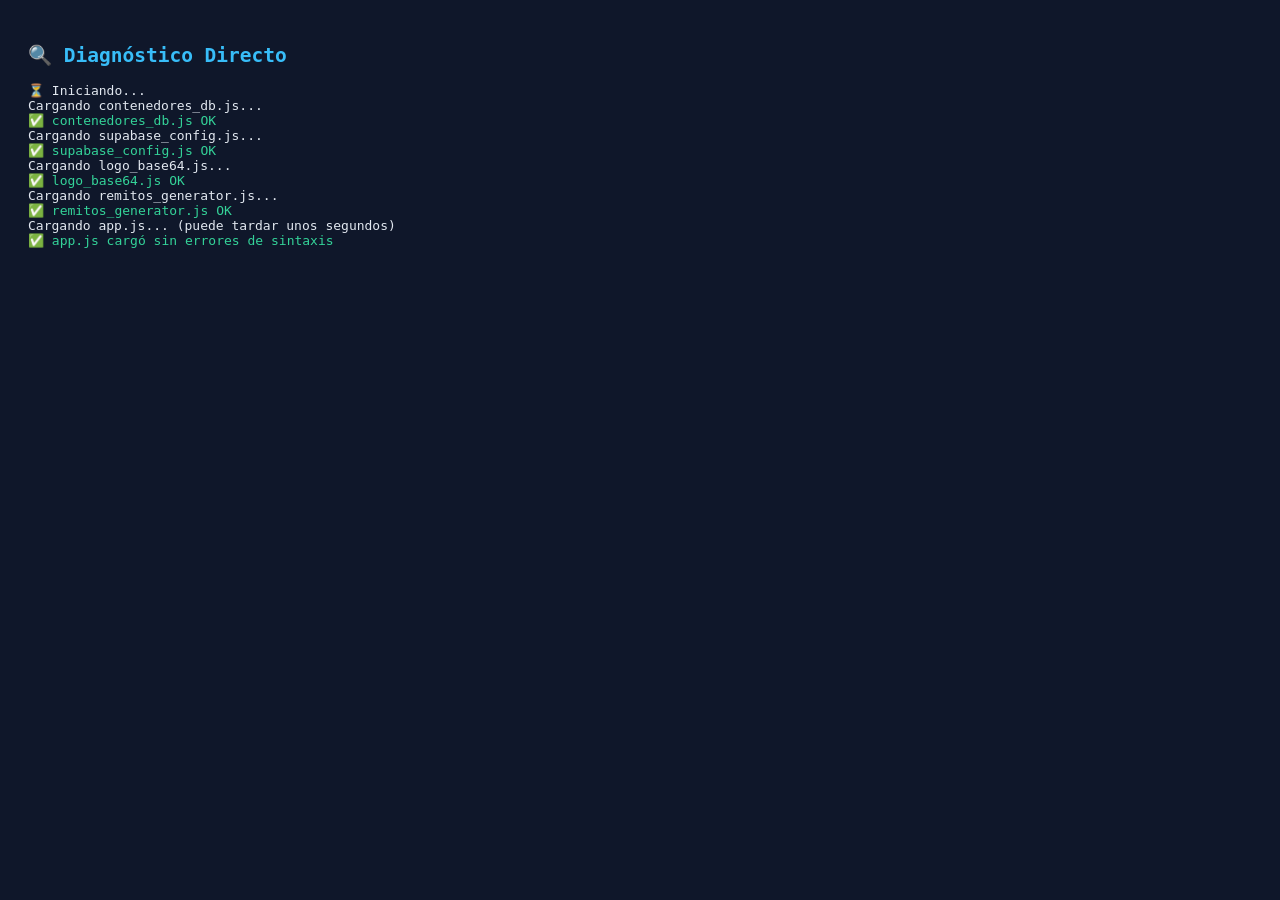
<file: diagnostico.html>
<!DOCTYPE html>
<html lang="es">
<head><meta charset="UTF-8"><title>Diagnóstico v2</title>
<style>
body { background:#0f172a; color:#e2e8f0; font-family:monospace; padding:20px; font-size:13px; }
.error { color:#f87171; background:rgba(239,68,68,0.15); border:1px solid #f87171; padding:10px; border-radius:6px; margin:8px 0; }
.ok { color:#34d399; }
.warn { color:#fbbf24; }
h2 { color:#38bdf8; }
</style>
</head>
<body>
<h2>🔍 Diagnóstico Directo</h2>
<div id="out">⏳ Iniciando...<br></div>
<script>
var out = document.getElementById('out');
function log(msg) { out.innerHTML += msg + '<br>'; }

// Interceptar todos los errores con máximo detalle
window.addEventListener('error', function(e) {
  log('<div class="error">❌ ERROR:<br>' +
      '<b>Mensaje:</b> ' + e.message + '<br>' +
      '<b>Archivo:</b> ' + (e.filename || 'desconocido') + '<br>' +
      '<b>Línea:</b> ' + e.lineno + ' — <b>Columna:</b> ' + e.colno + '<br>' +
      (e.error ? '<b>Stack:</b><br><pre>' + e.error.stack + '</pre>' : '') +
      '</div>');
}, true); // useCapture=true para atrapar errores en scripts hijos

log('Cargando contenedores_db.js...');
</script>
<script src="contenedores_db.js?v=d1" onload="log('<span class=ok>✅ contenedores_db.js OK</span>')" onerror="log('<div class=error>❌ contenedores_db.js no cargó</div>')"></script>
<script>log('Cargando supabase_config.js...');</script>
<script src="supabase_config.js?v=d1" onload="log('<span class=ok>✅ supabase_config.js OK</span>')" onerror="log('<div class=error>❌ supabase_config.js no cargó</div>')"></script>
<script>log('Cargando logo_base64.js...');</script>
<script src="logo_base64.js?v=d1" onload="log('<span class=ok>✅ logo_base64.js OK</span>')" onerror="log('<div class=error>❌ logo_base64.js no cargó</div>')"></script>
<script>log('Cargando remitos_generator.js...');</script>
<script src="remitos_generator.js?v=d1" onload="log('<span class=ok>✅ remitos_generator.js OK</span>')" onerror="log('<div class=error>❌ remitos_generator.js no cargó</div>')"></script>
<script>log('Cargando app.js... (puede tardar unos segundos)');</script>
<script src="app.js?v=d1" onload="log('<span class=ok>✅ app.js cargó sin errores de sintaxis</span>')" onerror="log('<div class=error>❌ app.js no cargó</div>')"></script>
<script>
setTimeout(function() {
  log('<br><b>--- Estado final ---</b>');
  log('initContenedoresApp: ' + (typeof window.initContenedoresApp !== 'undefined' ? '<span class=ok>✅ existe</span>' : '<span class="error">❌ NO existe</span>'));
  log('ejecutarLogin: ' + (typeof window.ejecutarLogin !== 'undefined' ? '<span class=ok>✅ existe</span>' : '<span class="error">❌ NO existe</span>'));
  log('resolverUbicacionInteligente: ' + (typeof window.resolverUbicacionInteligente !== 'undefined' ? '<span class=ok>✅ existe</span>' : '<span class="error">❌ NO existe</span>'));
  log('ZONAS_GEOGRAFICAS: ' + (typeof ZONAS_GEOGRAFICAS !== 'undefined' ? '<span class=ok>✅ existe (' + ZONAS_GEOGRAFICAS.length + ' zonas)</span>' : '<span class="error">❌ NO existe</span>'));
  log('<br>✔ Diagnóstico completo.');
}, 2500);
</script>
</body>
</html>
</file>
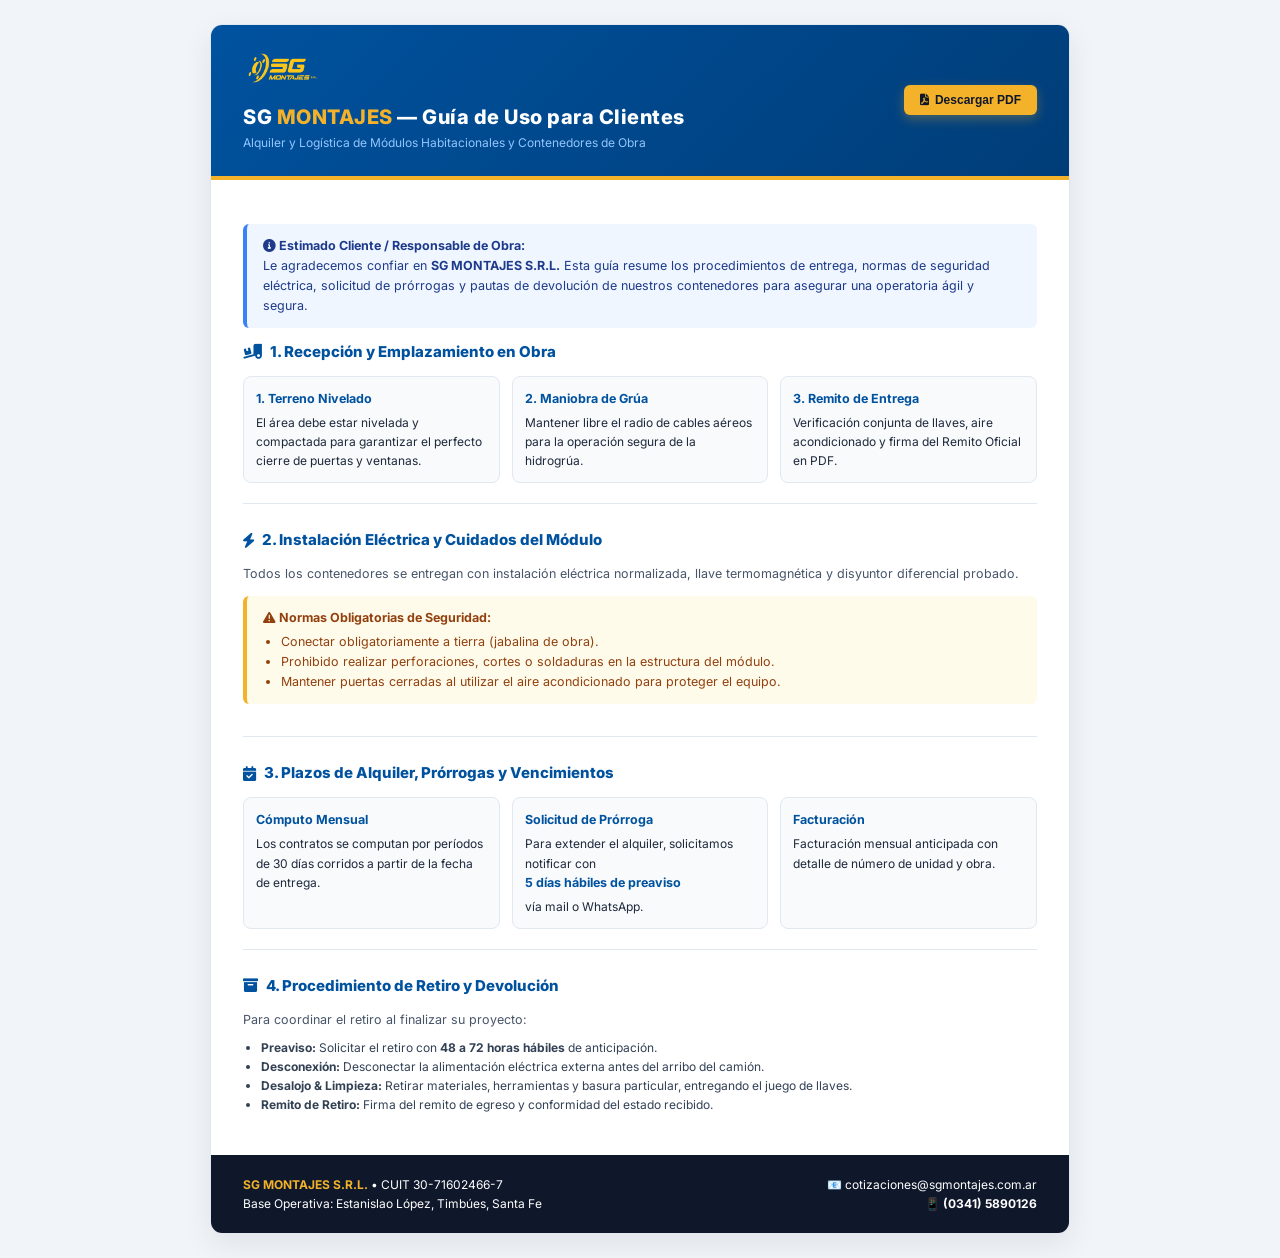
<file: Manual_Cliente_Contenedores.html>
<!DOCTYPE html>
<html lang="es">
<head>
    <meta charset="UTF-8">
    <meta name="viewport" content="width=device-width, initial-scale=1.0">
    <title>Manual de Uso para Clientes — SG MONTAJES SRL</title>
    <link href="https://fonts.googleapis.com/css2?family=Inter:wght@300;400;500;600;700;800&display=swap" rel="stylesheet">
    <link href="https://cdnjs.cloudflare.com/ajax/libs/font-awesome/6.0.0/css/all.min.css" rel="stylesheet">
    <script src="html2pdf.bundle.min.js"></script>
    <style>
        :root {
            --primary: #00529F;
            --primary-dark: #003D78;
            --warning: #F3B229;
            --dark: #0f172a;
            --light: #f8fafc;
            --border: #e2e8f0;
        }
        * { box-sizing: border-box; margin: 0; padding: 0; }
        body {
            font-family: 'Inter', system-ui, sans-serif;
            background: #f1f5f9;
            color: #1e293b;
            line-height: 1.6;
            padding: 24px 16px;
        }
        .manual-wrapper {
            max-width: 860px;
            margin: 0 auto;
            background: #ffffff;
            border-radius: 12px;
            box-shadow: 0 10px 30px rgba(0,0,0,0.08);
            overflow: hidden;
            border: 1px solid var(--border);
        }
        .header-bar {
            background: linear-gradient(135deg, var(--primary) 0%, var(--primary-dark) 100%);
            color: #ffffff;
            padding: 24px 32px;
            display: flex;
            justify-content: space-between;
            align-items: center;
            border-bottom: 4px solid var(--warning);
        }
        .header-left img {
            height: 38px;
            width: auto;
            margin-bottom: 6px;
        }
        .header-title {
            font-size: 20px;
            font-weight: 800;
            letter-spacing: 0.5px;
        }
        .header-title span { color: var(--warning); }
        .header-sub {
            font-size: 12px;
            color: #93c5fd;
        }
        .btn-download {
            background: var(--warning);
            color: #0f172a;
            border: none;
            padding: 8px 16px;
            border-radius: 6px;
            font-weight: 700;
            font-size: 12px;
            cursor: pointer;
            display: flex;
            align-items: center;
            gap: 6px;
            box-shadow: 0 4px 12px rgba(243, 178, 41, 0.3);
            transition: all 0.2s ease;
        }
        .btn-download:hover {
            background: #d09315;
            color: #ffffff;
        }
        .content-body {
            padding: 32px;
        }
        .section-box {
            margin-bottom: 24px;
            padding-bottom: 20px;
            border-bottom: 1px solid var(--border);
        }
        .section-box:last-child {
            border-bottom: none;
            margin-bottom: 0;
            padding-bottom: 0;
        }
        .section-title {
            font-size: 15px;
            font-weight: 800;
            color: var(--primary);
            display: flex;
            align-items: center;
            gap: 8px;
            margin-bottom: 12px;
        }
        .alert-box {
            background: #eff6ff;
            border-left: 4px solid #3b82f6;
            padding: 12px 16px;
            border-radius: 6px;
            font-size: 12.5px;
            color: #1e3a8a;
            margin: 12px 0;
        }
        .warning-box {
            background: #fffbeb;
            border-left: 4px solid var(--warning);
            padding: 12px 16px;
            border-radius: 6px;
            font-size: 12.5px;
            color: #92400e;
            margin: 12px 0;
        }
        .steps-grid {
            display: grid;
            grid-template-columns: repeat(auto-fit, minmax(220px, 1fr));
            gap: 12px;
            margin-top: 12px;
        }
        .step-card {
            background: #f8fafc;
            border: 1px solid var(--border);
            border-radius: 8px;
            padding: 12px;
            font-size: 12px;
        }
        .step-card strong {
            display: block;
            color: var(--primary);
            margin-bottom: 4px;
            font-size: 12.5px;
        }
        .contact-footer {
            background: #0f172a;
            color: #ffffff;
            padding: 20px 32px;
            display: flex;
            justify-content: space-between;
            align-items: center;
            flex-wrap: wrap;
            gap: 12px;
            font-size: 12px;
        }
        .contact-info strong { color: var(--warning); }
        @media print {
            body { padding: 0; background: #ffffff; }
            .manual-wrapper { box-shadow: none; border: none; }
            .btn-download { display: none; }
        }
    </style>
</head>
<body>

    <div class="manual-wrapper" id="client-manual-document">
        
        <!-- Header -->
        <div class="header-bar">
            <div class="header-left">
                <img src="logo_sg_montajes.png" alt="SG MONTAJES SRL">
                <div class="header-title">SG <span>MONTAJES</span> — Guía de Uso para Clientes</div>
                <div class="header-sub">Alquiler y Logística de Módulos Habitacionales y Contenedores de Obra</div>
            </div>
            <div>
                <button class="btn-download" onclick="descargarManualPDF()">
                    <i class="fas fa-file-pdf"></i> Descargar PDF
                </button>
            </div>
        </div>

        <!-- Body -->
        <div class="content-body">
            
            <div class="alert-box">
                <strong><i class="fas fa-info-circle"></i> Estimado Cliente / Responsable de Obra:</strong><br>
                Le agradecemos confiar en <strong>SG MONTAJES S.R.L.</strong> Esta guía resume los procedimientos de entrega, normas de seguridad eléctrica, solicitud de prórrogas y pautas de devolución de nuestros contenedores para asegurar una operatoria ágil y segura.
            </div>

            <!-- Sección 1 -->
            <div class="section-box">
                <div class="section-title">
                    <i class="fas fa-truck-ramp-box"></i> 1. Recepción y Emplazamiento en Obra
                </div>
                <div class="steps-grid">
                    <div class="step-card">
                        <strong>1. Terreno Nivelado</strong>
                        El área debe estar nivelada y compactada para garantizar el perfecto cierre de puertas y ventanas.
                    </div>
                    <div class="step-card">
                        <strong>2. Maniobra de Grúa</strong>
                        Mantener libre el radio de cables aéreos para la operación segura de la hidrogrúa.
                    </div>
                    <div class="step-card">
                        <strong>3. Remito de Entrega</strong>
                        Verificación conjunta de llaves, aire acondicionado y firma del Remito Oficial en PDF.
                    </div>
                </div>
            </div>

            <!-- Sección 2 -->
            <div class="section-box">
                <div class="section-title">
                    <i class="fas fa-bolt"></i> 2. Instalación Eléctrica y Cuidados del Módulo
                </div>
                <p style="font-size: 12.5px; color: #475569; margin-bottom: 8px;">
                    Todos los contenedores se entregan con instalación eléctrica normalizada, llave termomagnética y disyuntor diferencial probado.
                </p>
                <div class="warning-box">
                    <strong><i class="fas fa-exclamation-triangle"></i> Normas Obligatorias de Seguridad:</strong>
                    <ul style="margin-left: 18px; margin-top: 4px;">
                        <li>Conectar obligatoriamente a tierra (jabalina de obra).</li>
                        <li>Prohibido realizar perforaciones, cortes o soldaduras en la estructura del módulo.</li>
                        <li>Mantener puertas cerradas al utilizar el aire acondicionado para proteger el equipo.</li>
                    </ul>
                </div>
            </div>

            <!-- Sección 3 -->
            <div class="section-box">
                <div class="section-title">
                    <i class="fas fa-calendar-check"></i> 3. Plazos de Alquiler, Prórrogas y Vencimientos
                </div>
                <div class="steps-grid">
                    <div class="step-card">
                        <strong>Cómputo Mensual</strong>
                        Los contratos se computan por períodos de 30 días corridos a partir de la fecha de entrega.
                    </div>
                    <div class="step-card">
                        <strong>Solicitud de Prórroga</strong>
                        Para extender el alquiler, solicitamos notificar con <strong>5 días hábiles de preaviso</strong> vía mail o WhatsApp.
                    </div>
                    <div class="step-card">
                        <strong>Facturación</strong>
                        Facturación mensual anticipada con detalle de número de unidad y obra.
                    </div>
                </div>
            </div>

            <!-- Sección 4 -->
            <div class="section-box">
                <div class="section-title">
                    <i class="fas fa-box-archive"></i> 4. Procedimiento de Retiro y Devolución
                </div>
                <p style="font-size: 12.5px; color: #475569; margin-bottom: 8px;">
                    Para coordinar el retiro al finalizar su proyecto:
                </p>
                <ul style="margin-left: 18px; font-size: 12px; color: #334155; margin-bottom: 8px;">
                    <li><strong>Preaviso:</strong> Solicitar el retiro con <strong>48 a 72 horas hábiles</strong> de anticipación.</li>
                    <li><strong>Desconexión:</strong> Desconectar la alimentación eléctrica externa antes del arribo del camión.</li>
                    <li><strong>Desalojo & Limpieza:</strong> Retirar materiales, herramientas y basura particular, entregando el juego de llaves.</li>
                    <li><strong>Remito de Retiro:</strong> Firma del remito de egreso y conformidad del estado recibido.</li>
                </ul>
            </div>

        </div>

        <!-- Footer -->
        <div class="contact-footer">
            <div class="contact-info">
                <strong>SG MONTAJES S.R.L.</strong> • CUIT 30-71602466-7<br>
                <span>Base Operativa: Estanislao López, Timbúes, Santa Fe</span>
            </div>
            <div style="text-align: right;">
                <span>📧 cotizaciones@sgmontajes.com.ar</span><br>
                <strong>📱 (0341) 5890126</strong>
            </div>
        </div>

    </div>

    <script>
        function descargarManualPDF() {
            const el = document.getElementById('client-manual-document');
            const opt = {
                margin: [6, 6, 6, 6],
                filename: 'Manual_Cliente_Contenedores_SG_Montajes.pdf',
                image: { type: 'jpeg', quality: 0.98 },
                html2canvas: { scale: 2, useCORS: true },
                jsPDF: { unit: 'mm', format: 'a4', orientation: 'portrait' }
            };
            html2pdf().set(opt).from(el).save();
        }
    </script>
</body>
</html>
</file>
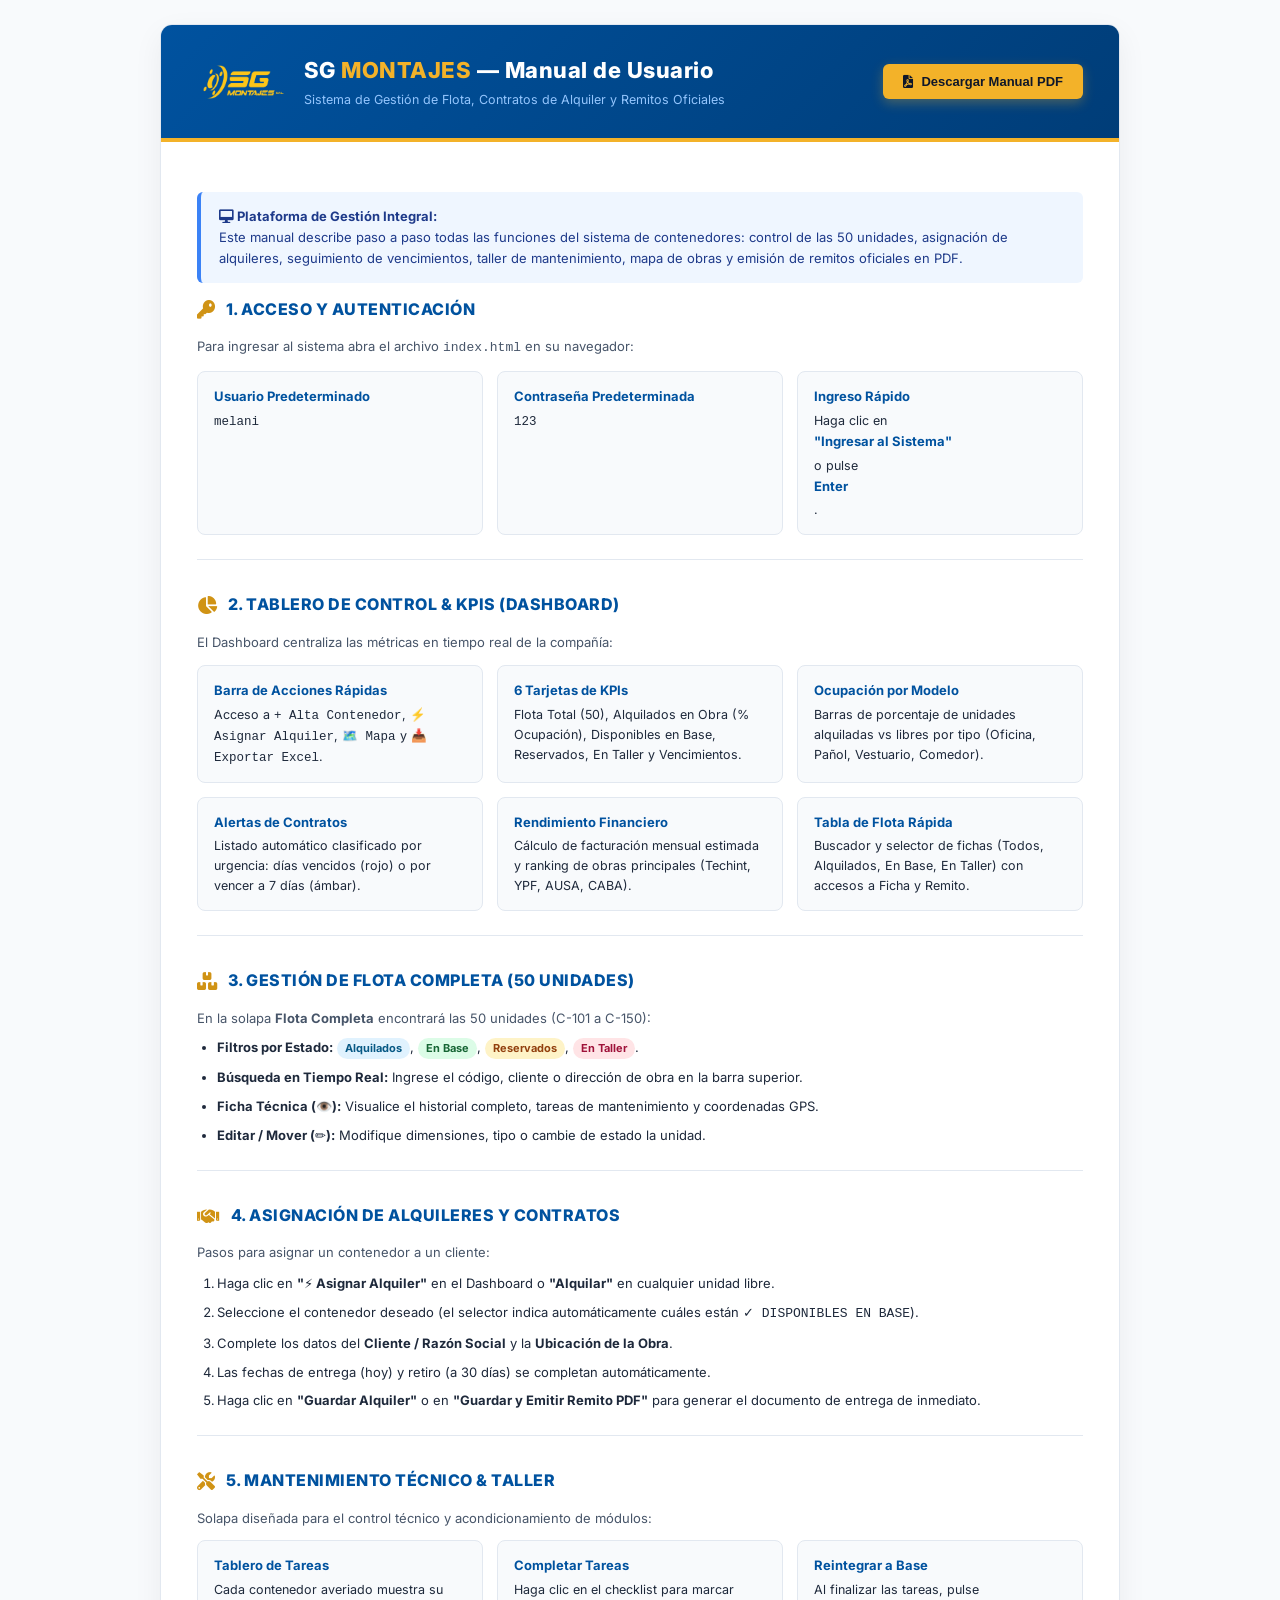
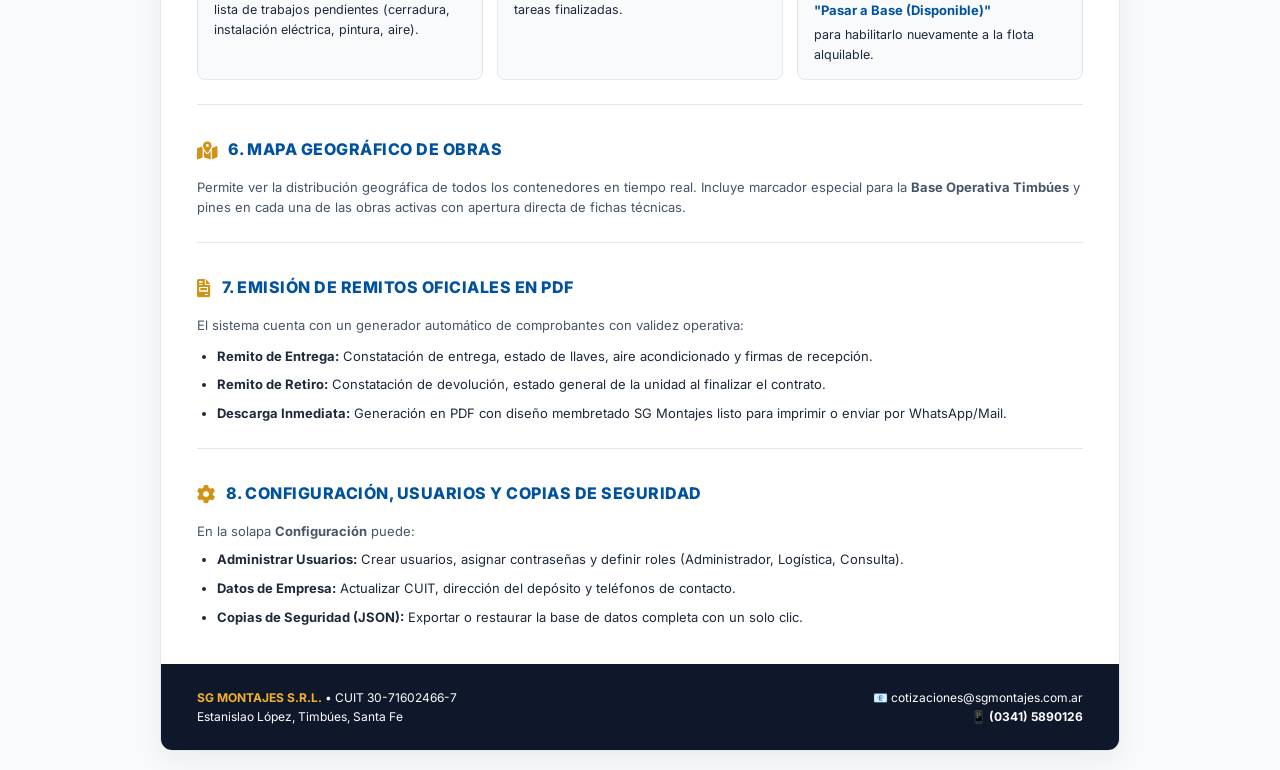
<file: Manual_de_Uso_Sistema_Contenedores.html>
<!DOCTYPE html>
<html lang="es">
<head>
    <meta charset="UTF-8">
    <meta name="viewport" content="width=device-width, initial-scale=1.0">
    <title>Manual de Uso Oficial del Sistema — SG MONTAJES SRL</title>
    <link href="https://fonts.googleapis.com/css2?family=Inter:wght@300;400;500;600;700;800&display=swap" rel="stylesheet">
    <link href="https://cdnjs.cloudflare.com/ajax/libs/font-awesome/6.0.0/css/all.min.css" rel="stylesheet">
    <script src="html2pdf.bundle.min.js"></script>
    <style>
        :root {
            --primary: #00529F;
            --primary-dark: #003D78;
            --warning: #F3B229;
            --warning-dark: #D09315;
            --dark: #0f172a;
            --card-bg: #ffffff;
            --border: #e2e8f0;
            --text: #1e293b;
        }
        * { box-sizing: border-box; margin: 0; padding: 0; }
        body {
            font-family: "Inter", system-ui, -apple-system, sans-serif;
            background: #f8fafc;
            color: var(--text);
            line-height: 1.6;
            padding: 24px 16px;
        }
        .container {
            max-width: 960px;
            margin: 0 auto;
            background: #ffffff;
            border-radius: 12px;
            box-shadow: 0 10px 30px rgba(0,0,0,0.06);
            border: 1px solid var(--border);
            overflow: hidden;
        }
        .header {
            background: linear-gradient(135deg, var(--primary) 0%, var(--primary-dark) 100%);
            color: #ffffff;
            padding: 28px 36px;
            display: flex;
            justify-content: space-between;
            align-items: center;
            border-bottom: 4px solid var(--warning);
            flex-wrap: wrap;
            gap: 16px;
        }
        .header-left {
            display: flex;
            align-items: center;
            gap: 14px;
        }
        .header-left img {
            height: 44px;
            width: auto;
            object-fit: contain;
        }
        .header-title {
            font-size: 22px;
            font-weight: 800;
            letter-spacing: 0.5px;
        }
        .header-title span { color: var(--warning); }
        .header-sub {
            font-size: 12.5px;
            color: #93c5fd;
            margin-top: 2px;
        }
        .btn-pdf {
            background: var(--warning);
            color: #0f172a;
            border: none;
            padding: 10px 20px;
            border-radius: 6px;
            font-weight: 700;
            font-size: 13px;
            cursor: pointer;
            display: inline-flex;
            align-items: center;
            gap: 8px;
            box-shadow: 0 4px 12px rgba(243, 178, 41, 0.3);
            transition: all 0.2s ease;
        }
        .btn-pdf:hover {
            background: var(--warning-dark);
            color: #ffffff;
            transform: translateY(-1px);
        }
        .content {
            padding: 36px;
        }
        .section {
            margin-bottom: 32px;
            padding-bottom: 24px;
            border-bottom: 1px solid var(--border);
        }
        .section:last-child {
            border-bottom: none;
            margin-bottom: 0;
            padding-bottom: 0;
        }
        .section-title {
            font-size: 16px;
            font-weight: 800;
            color: var(--primary);
            display: flex;
            align-items: center;
            gap: 10px;
            margin-bottom: 14px;
            text-transform: uppercase;
            letter-spacing: 0.5px;
        }
        .section-title i {
            color: var(--warning-dark);
            font-size: 18px;
        }
        .feature-grid {
            display: grid;
            grid-template-columns: repeat(auto-fit, minmax(260px, 1fr));
            gap: 14px;
            margin-top: 12px;
        }
        .feature-card {
            background: #f8fafc;
            border: 1px solid var(--border);
            border-radius: 8px;
            padding: 14px 16px;
            font-size: 12.5px;
        }
        .feature-card strong {
            display: block;
            font-size: 13px;
            color: var(--primary);
            margin-bottom: 4px;
        }
        .badge {
            display: inline-block;
            padding: 2px 8px;
            border-radius: 12px;
            font-size: 11px;
            font-weight: 700;
        }
        .badge-green { background: #dcfce7; color: #166534; }
        .badge-blue { background: #e0f2fe; color: #075985; }
        .badge-yellow { background: #fef3c7; color: #92400e; }
        .badge-red { background: #ffe4e6; color: #9f1239; }

        .step-list {
            margin-left: 20px;
            font-size: 13px;
            display: flex;
            flex-direction: column;
            gap: 8px;
            margin-top: 8px;
        }
        .info-box {
            background: #eff6ff;
            border-left: 4px solid #3b82f6;
            padding: 14px 18px;
            border-radius: 6px;
            font-size: 13px;
            color: #1e3a8a;
            margin: 14px 0;
        }
        .footer {
            background: #0f172a;
            color: #ffffff;
            padding: 24px 36px;
            display: flex;
            justify-content: space-between;
            align-items: center;
            flex-wrap: wrap;
            gap: 12px;
            font-size: 12px;
        }
        .footer-brand strong { color: var(--warning); }
        @media print {
            body { padding: 0; background: #ffffff; }
            .container { box-shadow: none; border: none; }
            .btn-pdf { display: none; }
        }
    </style>
</head>
<body>

    <div class="container" id="manual-document-container">
        
        <!-- Header -->
        <div class="header">
            <div class="header-left">
                <img src="logo_sg_montajes.png" alt="SG MONTAJES">
                <div>
                    <div class="header-title">SG <span>MONTAJES</span> — Manual de Usuario</div>
                    <div class="header-sub">Sistema de Gestión de Flota, Contratos de Alquiler y Remitos Oficiales</div>
                </div>
            </div>
            <div>
                <button class="btn-pdf" onclick="descargarManualPDF()">
                    <i class="fas fa-file-pdf"></i> Descargar Manual PDF
                </button>
            </div>
        </div>

        <!-- Content -->
        <div class="content">

            <div class="info-box">
                <strong><i class="fas fa-desktop"></i> Plataforma de Gestión Integral:</strong><br>
                Este manual describe paso a paso todas las funciones del sistema de contenedores: control de las 50 unidades, asignación de alquileres, seguimiento de vencimientos, taller de mantenimiento, mapa de obras y emisión de remitos oficiales en PDF.
            </div>

            <!-- 1. Acceso al Sistema -->
            <div class="section">
                <div class="section-title">
                    <i class="fas fa-key"></i> 1. Acceso y Autenticación
                </div>
                <p style="font-size: 13px; color: #475569;">
                    Para ingresar al sistema abra el archivo <code>index.html</code> en su navegador:
                </p>
                <div class="feature-grid">
                    <div class="feature-card">
                        <strong>Usuario Predeterminado</strong>
                        <code>melani</code>
                    </div>
                    <div class="feature-card">
                        <strong>Contraseña Predeterminada</strong>
                        <code>123</code>
                    </div>
                    <div class="feature-card">
                        <strong>Ingreso Rápido</strong>
                        Haga clic en <strong>"Ingresar al Sistema"</strong> o pulse <strong>Enter</strong>.
                    </div>
                </div>
            </div>

            <!-- 2. Tablero Principal (Dashboard) -->
            <div class="section">
                <div class="section-title">
                    <i class="fas fa-chart-pie"></i> 2. Tablero de Control & KPIs (Dashboard)
                </div>
                <p style="font-size: 13px; color: #475569; margin-bottom: 10px;">
                    El Dashboard centraliza las métricas en tiempo real de la compañía:
                </p>
                <div class="feature-grid">
                    <div class="feature-card">
                        <strong>Barra de Acciones Rápidas</strong>
                        Acceso a <code>+ Alta Contenedor</code>, <code>⚡ Asignar Alquiler</code>, <code>🗺️ Mapa</code> y <code>📥 Exportar Excel</code>.
                    </div>
                    <div class="feature-card">
                        <strong>6 Tarjetas de KPIs</strong>
                        Flota Total (50), Alquilados en Obra (% Ocupación), Disponibles en Base, Reservados, En Taller y Vencimientos.
                    </div>
                    <div class="feature-card">
                        <strong>Ocupación por Modelo</strong>
                        Barras de porcentaje de unidades alquiladas vs libres por tipo (Oficina, Pañol, Vestuario, Comedor).
                    </div>
                    <div class="feature-card">
                        <strong>Alertas de Contratos</strong>
                        Listado automático clasificado por urgencia: días vencidos (rojo) o por vencer a 7 días (ámbar).
                    </div>
                    <div class="feature-card">
                        <strong>Rendimiento Financiero</strong>
                        Cálculo de facturación mensual estimada y ranking de obras principales (Techint, YPF, AUSA, CABA).
                    </div>
                    <div class="feature-card">
                        <strong>Tabla de Flota Rápida</strong>
                        Buscador y selector de fichas (Todos, Alquilados, En Base, En Taller) con accesos a Ficha y Remito.
                    </div>
                </div>
            </div>

            <!-- 3. Flota Completa -->
            <div class="section">
                <div class="section-title">
                    <i class="fas fa-boxes-stacked"></i> 3. Gestión de Flota Completa (50 Unidades)
                </div>
                <p style="font-size: 13px; color: #475569;">
                    En la solapa <strong>Flota Completa</strong> encontrará las 50 unidades (C-101 a C-150):
                </p>
                <ul class="step-list">
                    <li><strong>Filtros por Estado:</strong> <span class="badge badge-blue">Alquilados</span>, <span class="badge badge-green">En Base</span>, <span class="badge badge-yellow">Reservados</span>, <span class="badge badge-red">En Taller</span>.</li>
                    <li><strong>Búsqueda en Tiempo Real:</strong> Ingrese el código, cliente o dirección de obra en la barra superior.</li>
                    <li><strong>Ficha Técnica (👁️):</strong> Visualice el historial completo, tareas de mantenimiento y coordenadas GPS.</li>
                    <li><strong>Editar / Mover (✏️):</strong> Modifique dimensiones, tipo o cambie de estado la unidad.</li>
                </ul>
            </div>

            <!-- 4. Asignación de Alquileres -->
            <div class="section">
                <div class="section-title">
                    <i class="fas fa-handshake"></i> 4. Asignación de Alquileres y Contratos
                </div>
                <p style="font-size: 13px; color: #475569; margin-bottom: 10px;">
                    Pasos para asignar un contenedor a un cliente:
                </p>
                <ol class="step-list" style="margin-left: 20px;">
                    <li>Haga clic en <strong>"⚡ Asignar Alquiler"</strong> en el Dashboard o <strong>"Alquilar"</strong> en cualquier unidad libre.</li>
                    <li>Seleccione el contenedor deseado (el selector indica automáticamente cuáles están <code>✓ DISPONIBLES EN BASE</code>).</li>
                    <li>Complete los datos del <strong>Cliente / Razón Social</strong> y la <strong>Ubicación de la Obra</strong>.</li>
                    <li>Las fechas de entrega (hoy) y retiro (a 30 días) se completan automáticamente.</li>
                    <li>Haga clic en <strong>"Guardar Alquiler"</strong> o en <strong>"Guardar y Emitir Remito PDF"</strong> para generar el documento de entrega de inmediato.</li>
                </ol>
            </div>

            <!-- 5. Mantenimiento y Taller -->
            <div class="section">
                <div class="section-title">
                    <i class="fas fa-tools"></i> 5. Mantenimiento Técnico & Taller
                </div>
                <p style="font-size: 13px; color: #475569; margin-bottom: 10px;">
                    Solapa diseñada para el control técnico y acondicionamiento de módulos:
                </p>
                <div class="feature-grid">
                    <div class="feature-card">
                        <strong>Tablero de Tareas</strong>
                        Cada contenedor averiado muestra su lista de trabajos pendientes (cerradura, instalación eléctrica, pintura, aire).
                    </div>
                    <div class="feature-card">
                        <strong>Completar Tareas</strong>
                        Haga clic en el checklist para marcar tareas finalizadas.
                    </div>
                    <div class="feature-card">
                        <strong>Reintegrar a Base</strong>
                        Al finalizar las tareas, pulse <strong>"Pasar a Base (Disponible)"</strong> para habilitarlo nuevamente a la flota alquilable.
                    </div>
                </div>
            </div>

            <!-- 6. Mapa de Obras -->
            <div class="section">
                <div class="section-title">
                    <i class="fas fa-map-marked-alt"></i> 6. Mapa Geográfico de Obras
                </div>
                <p style="font-size: 13px; color: #475569;">
                    Permite ver la distribución geográfica de todos los contenedores en tiempo real. Incluye marcador especial para la <strong>Base Operativa Timbúes</strong> y pines en cada una de las obras activas con apertura directa de fichas técnicas.
                </p>
            </div>

            <!-- 7. Remitos Oficiales en PDF -->
            <div class="section">
                <div class="section-title">
                    <i class="fas fa-file-invoice"></i> 7. Emisión de Remitos Oficiales en PDF
                </div>
                <p style="font-size: 13px; color: #475569; margin-bottom: 10px;">
                    El sistema cuenta con un generador automático de comprobantes con validez operativa:
                </p>
                <ul class="step-list">
                    <li><strong>Remito de Entrega:</strong> Constatación de entrega, estado de llaves, aire acondicionado y firmas de recepción.</li>
                    <li><strong>Remito de Retiro:</strong> Constatación de devolución, estado general de la unidad al finalizar el contrato.</li>
                    <li><strong>Descarga Inmediata:</strong> Generación en PDF con diseño membretado SG Montajes listo para imprimir o enviar por WhatsApp/Mail.</li>
                </ul>
            </div>

            <!-- 8. Configuración y Respaldos -->
            <div class="section">
                <div class="section-title">
                    <i class="fas fa-cog"></i> 8. Configuración, Usuarios y Copias de Seguridad
                </div>
                <p style="font-size: 13px; color: #475569;">
                    En la solapa <strong>Configuración</strong> puede:
                </p>
                <ul class="step-list">
                    <li><strong>Administrar Usuarios:</strong> Crear usuarios, asignar contraseñas y definir roles (Administrador, Logística, Consulta).</li>
                    <li><strong>Datos de Empresa:</strong> Actualizar CUIT, dirección del depósito y teléfonos de contacto.</li>
                    <li><strong>Copias de Seguridad (JSON):</strong> Exportar o restaurar la base de datos completa con un solo clic.</li>
                </ul>
            </div>

        </div>

        <!-- Footer -->
        <div class="footer">
            <div class="footer-brand">
                <strong>SG MONTAJES S.R.L.</strong> • CUIT 30-71602466-7<br>
                <span>Estanislao López, Timbúes, Santa Fe</span>
            </div>
            <div style="text-align: right;">
                <span>📧 cotizaciones@sgmontajes.com.ar</span><br>
                <strong>📱 (0341) 5890126</strong>
            </div>
        </div>

    </div>

    <script>
        function descargarManualPDF() {
            const el = document.getElementById("manual-document-container");
            const opt = {
                margin: [6, 6, 6, 6],
                filename: "Manual_de_Uso_Sistema_Contenedores_SG_Montajes.pdf",
                image: { type: "jpeg", quality: 0.98 },
                html2canvas: { scale: 2, useCORS: true },
                jsPDF: { unit: "mm", format: "a4", orientation: "portrait" }
            };
            html2pdf().set(opt).from(el).save();
        }
    </script>
</body>
</html>
</file>
